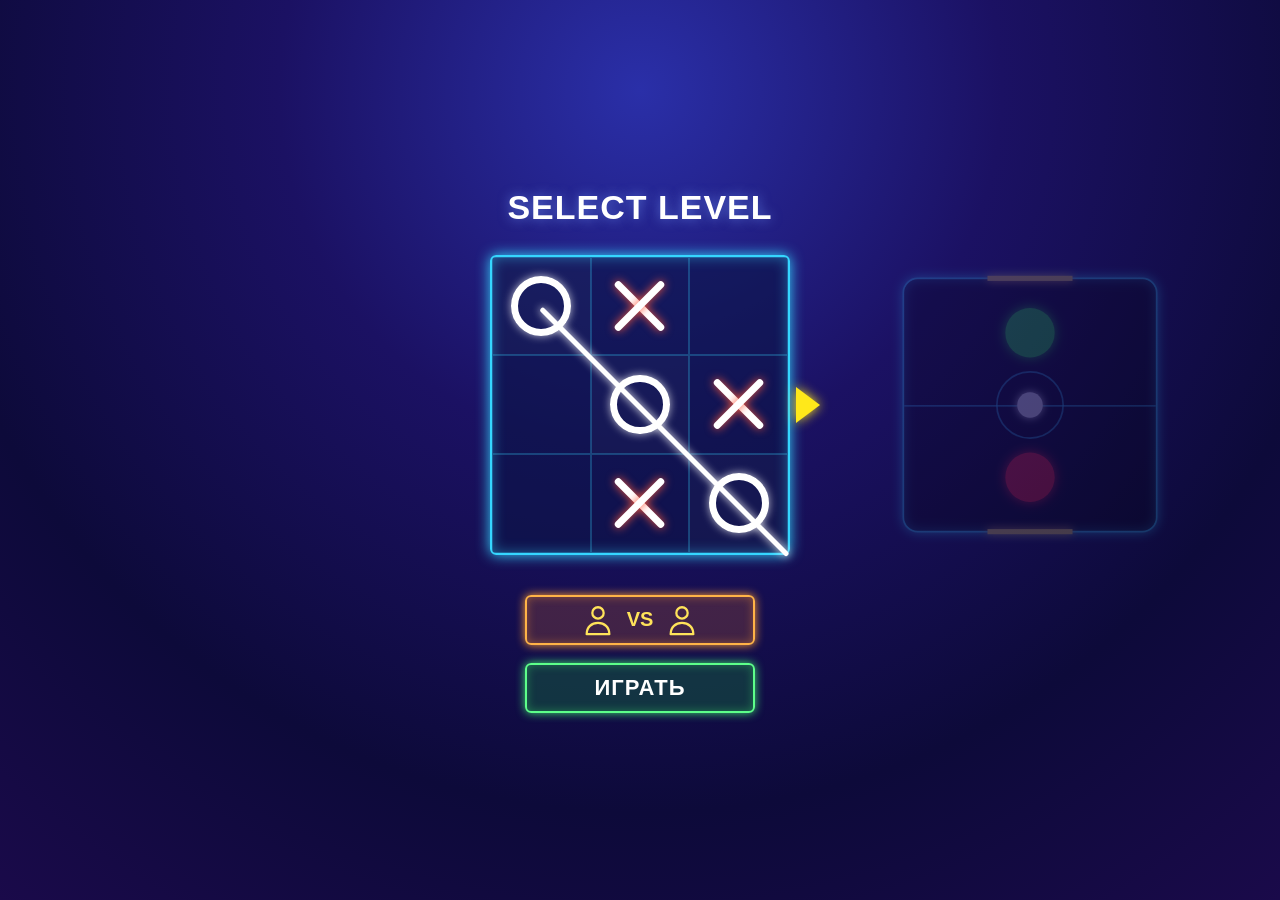
<file: index.html>
<!DOCTYPE html>
<html lang="en">
<head>
    <meta charset="UTF-8">
    <meta name="viewport" content="width=device-width, initial-scale=1.0">
    <title>Games</title>
    <link rel="stylesheet" href="style.css">
</head>
<body>
    <div class="container">
        <div class="main-menu">
            <h2>SELECT LEVEL</h2>

            <div class="levels">
                <div class="slide" data-href="game.html">
                    <div class="board" id="board"></div>
                </div>
                <div class="slide" data-href="hockey.html">
                    <div class="rink">
                        <div class="rink-line"></div>
                        <div class="rink-circle"></div>
                        <div class="rink-goal top"></div>
                        <div class="rink-goal bottom"></div>
                        <div class="rink-paddle p-top"></div>
                        <div class="rink-paddle p-bottom"></div>
                        <div class="rink-puck"></div>
                    </div>
                </div>
                <div class="slide" data-href="chess.html">
                    <div class="chess-preview" id="chessPreview"></div>
                </div>
                <button class="arrow arrow-left" id="prev" aria-label="Previous" hidden></button>
                <button class="arrow arrow-right" id="next" aria-label="Next"></button>
            </div>

            <div class="buttons">
                <button class="btn btn-orange">
                    <svg class="icon" viewBox="0 0 24 24"><circle cx="12" cy="7" r="4"/><path d="M4 22c0-5 3.5-8 8-8s8 3 8 8z"/></svg>
                    <span>VS</span>
                    <svg class="icon" viewBox="0 0 24 24"><circle cx="12" cy="7" r="4"/><path d="M4 22c0-5 3.5-8 8-8s8 3 8 8z"/></svg>
                </button>
                <a class="btn btn-play" href="game.html">ИГРАТЬ</a>
            </div>
        </div>
    </div>

    <script src="menu.js"></script>
</body>
</html>
</file>
<file: style.css>
* { box-sizing: border-box; margin: 0; padding: 0; }

body {
    min-height: 100vh;
    font-family: "Segoe UI", Arial, sans-serif;
    background: radial-gradient(circle at 50% 10%, #2a2fa8 0%, #1b1163 35%, #0d0a3a 70%, #1a0a4a 100%);
    color: #fff;
    display: flex;
    justify-content: center;
}

.container {
    width: 100%;
    max-width: 420px;
    min-height: 100vh;
    padding: 24px 16px;
    display: flex;
    align-items: center;
    justify-content: center;
}

.main-menu {
    width: 100%;
    display: flex;
    flex-direction: column;
    align-items: center;
}

h2 {
    font-size: 34px;
    font-weight: 700;
    letter-spacing: 1px;
    margin-bottom: 28px;
    text-shadow: 0 0 12px rgba(120, 160, 255, .6);
}

/* ---------- board + arrows ---------- */

.board {
    position: relative;
    width: 100%;
    max-width: 300px;
    aspect-ratio: 1;
    display: grid;
    grid-template-columns: repeat(3, 1fr);
    border: 2px solid #35d6ff;
    border-radius: 6px;
    box-shadow: 0 0 14px #35d6ff, inset 0 0 14px rgba(53, 214, 255, .45);
    background: rgba(10, 20, 70, .6);
}

.cell {
    border: 1px solid rgba(53, 214, 255, .25);
    display: flex;
    align-items: center;
    justify-content: center;
}
.cell:nth-child(odd):not(:empty) { background: rgba(255, 255, 255, .02); }

.mark { position: relative; width: 62%; height: 62%; display: block; }

.mark.O {
    border: 7px solid #fff;
    border-radius: 50%;
    box-shadow: 0 0 8px rgba(255, 255, 255, .7);
}

.mark.X::before, .mark.X::after {
    content: "";
    position: absolute;
    top: 50%; left: -6%;
    width: 112%; height: 7px;
    background: #fff;
    border-radius: 4px;
    box-shadow: 0 0 10px #ff5a3c;
}
.mark.X::before { transform: translateY(-50%) rotate(45deg); }
.mark.X::after  { transform: translateY(-50%) rotate(-45deg); }

.win-line {
    position: absolute;
    top: 16.6%; left: 16.6%;
    width: 118%; height: 5px;
    background: #fff;
    border-radius: 3px;
    transform-origin: 0 50%;
    transform: rotate(45deg);
    box-shadow: 0 0 8px #fff;
    pointer-events: none;
}

/* ---------- game carousel ---------- */
body { overflow-x: hidden; }

.levels {
    position: relative;
    width: 300px;
    max-width: 100%;
    aspect-ratio: 1;
    margin-bottom: 40px;
}
.slide {
    position: absolute;
    inset: 0;
    transition: transform .4s ease, opacity .4s ease;
}
.slide.active { transform: none; opacity: 1; }
.slide.next { transform: translateX(calc(var(--o, 1) * 130%)) scale(.85); opacity: .22; cursor: pointer; }
.slide.prev { transform: translateX(calc(var(--o, -1) * 130%)) scale(.85); opacity: .22; cursor: pointer; }
.slide:not(.active) > * { pointer-events: none; }

.arrow {
    position: absolute;
    top: 50%;
    width: 34px;
    height: 40px;
    margin-top: -20px;
    background: none;
    border: none;
    cursor: pointer;
    z-index: 2;
}
.arrow[hidden] { display: none; }
.arrow::before {
    content: "";
    display: block;
    border-top: 18px solid transparent;
    border-bottom: 18px solid transparent;
    filter: drop-shadow(0 0 6px currentColor);
}
.arrow-left  { right: calc(100% + 6px); color: #b8a63a; }
.arrow-right { left:  calc(100% + 6px); color: #ffe81a; }
.arrow-left::before  { border-right: 24px solid currentColor; }
.arrow-right::before { border-left: 24px solid currentColor; }

/* air hockey preview */
.rink {
    position: relative;
    width: 100%;
    height: 100%;
    border: 2px solid #35d6ff;
    border-radius: 18px;
    box-shadow: 0 0 14px #35d6ff, inset 0 0 14px rgba(53, 214, 255, .45);
    background: #000;
}
.rink-line { position: absolute; left: 0; right: 0; top: 50%; height: 2px; background: rgba(53, 214, 255, .6); }
.rink-circle {
    position: absolute; left: 50%; top: 50%;
    width: 80px; height: 80px;
    transform: translate(-50%, -50%);
    border: 2px solid rgba(53, 214, 255, .6);
    border-radius: 50%;
}
.rink-goal {
    position: absolute; left: 50%;
    width: 100px; height: 6px;
    transform: translateX(-50%);
    background: #ffe35a;
    box-shadow: 0 0 10px #ff9d2e;
}
.rink-goal.top { top: -4px; }
.rink-goal.bottom { bottom: -4px; }
.rink-paddle {
    position: absolute; left: 50%;
    width: 58px; height: 58px;
    margin-left: -29px;
    border-radius: 50%;
}
.p-top { top: 34px; background: #22e022; box-shadow: 0 0 14px #22e022; }
.p-bottom { bottom: 34px; background: #ff1e1e; box-shadow: 0 0 14px #ff1e1e; }
.rink-puck {
    position: absolute; left: 50%; top: 50%;
    width: 30px; height: 30px;
    margin: -15px 0 0 -15px;
    border-radius: 50%;
    background: #fff;
    box-shadow: 0 0 10px #fff;
}

/* ---------- buttons ---------- */
.buttons { width: 100%; max-width: 230px; display: flex; flex-direction: column; gap: 18px; }

.btn {
    height: 50px;
    display: flex;
    align-items: center;
    justify-content: center;
    gap: 12px;
    background: transparent;
    border-radius: 6px;
    font-size: 20px;
    font-weight: 600;
    cursor: pointer;
    transition: transform .1s, filter .2s;
}
.btn:hover { filter: brightness(1.25); }
.btn:active { transform: scale(.97); }

.btn-blue {
    color: #35d6ff;
    border: 2px solid #35d6ff;
    box-shadow: 0 0 10px #35d6ff, inset 0 0 10px rgba(53, 214, 255, .4);
    background: rgba(20, 60, 120, .4);
}
.btn-orange {
    color: #ffe35a;
    border: 2px solid #ffb347;
    box-shadow: 0 0 10px #ff9d2e, inset 0 0 10px rgba(255, 157, 46, .4);
    background: rgba(120, 60, 60, .45);
}
.btn-text { color: #ffcf9a; font-size: 19px; letter-spacing: .5px; }

.icon {
    width: 34px; height: 34px;
    fill: none;
    stroke: currentColor;
    stroke-width: 1.6;
    stroke-linejoin: round;
    stroke-linecap: round;
}

.btn-play {
    color: #fff;
    font-size: 22px;
    letter-spacing: 1px;
    border: 2px solid #5dff8a;
    box-shadow: 0 0 10px #3be06a, inset 0 0 10px rgba(59, 224, 106, .4);
    background: rgba(20, 100, 60, .45);
}

a.btn { text-decoration: none; }

/* ---------- game page ---------- */
.game { width: 100%; display: flex; flex-direction: column; align-items: center; }
.game .board { cursor: pointer; margin-bottom: 28px; }
.game .cell { cursor: pointer; }
.game .cell:hover { background: rgba(53, 214, 255, .08); }
.game .win-line { display: none; }
.status { font-size: 24px; font-weight: 600; margin-bottom: 24px; text-shadow: 0 0 10px rgba(120, 160, 255, .6); }
.cell.win { background: rgba(255, 232, 26, .18); }

.top-bar {
    width: 100%;
    max-width: 420px;
    display: flex;
    justify-content: space-between;
    align-items: center;
    padding: 12px 24px;
    margin-bottom: 20px;
    background: rgba(0, 0, 0, .35);
    border-radius: 999px;
    backdrop-filter: blur(4px);
}
.player { display: flex; align-items: center; gap: 14px; opacity: .4; transition: opacity .2s; }
.player.active { opacity: 1; }
.top-bar .mark { width: 36px; height: 36px; }
.top-bar .mark.O { border-width: 5px; }
.score { font-size: 32px; font-weight: 700; min-width: 24px; text-align: center; }
.status { min-height: 30px; font-size: 22px; margin-bottom: 14px; }

.celebrate { position: fixed; inset: 0; overflow: hidden; pointer-events: none; z-index: 10; }
.celebrate .mark.rise {
    position: absolute;
    bottom: -100px;
    opacity: 0;
    animation: rise linear forwards;
}
.celebrate .mark.O.rise { border-width: 6px; }
@keyframes rise {
    0%   { transform: translateY(0) rotate(0); opacity: 0; }
    10%  { opacity: 1; }
    100% { transform: translateY(-110vh) rotate(360deg); opacity: 0; }
}

.banner {
    position: fixed;
    top: 50%; left: 50%;
    transform: translate(-50%, -50%);
    z-index: 20;
    padding: 20px 44px;
    font-size: 44px;
    font-weight: 800;
    color: #fff;
    background: rgba(0, 0, 0, .65);
    border: 2px solid #35d6ff;
    border-radius: 999px;
    box-shadow: 0 0 20px #35d6ff;
    text-shadow: 0 0 12px rgba(120, 160, 255, .9);
    pointer-events: none;
    animation: pop .35s ease-out;
}
@keyframes pop {
    from { transform: translate(-50%, -50%) scale(.4); opacity: 0; }
    to   { transform: translate(-50%, -50%) scale(1); opacity: 1; }
}

/* ---------- air hockey page ---------- */
body.hockey { background: #000; }
.hockey .container { padding: 10px; }
#rink { display: block; touch-action: none; }
.overlay {
    position: fixed;
    inset: 0;
    z-index: 30;
    display: flex;
    align-items: center;
    justify-content: center;
    background: rgba(0, 0, 0, .75);
}
.overlay[hidden] { display: none; }

/* ---------- chess page ---------- */
body.chess { overflow: hidden; }
.chess .container { min-height: 100vh; padding: 10px 16px; }
.chess .top-bar { margin-bottom: 8px; padding: 8px 24px; justify-content: center; max-width: 220px; }
.chess .status { min-height: 22px; font-size: 18px; margin-bottom: 8px; }
.chess .buttons.row { margin-top: 0; }
.buttons.row { flex-direction: row; max-width: 360px; }
.buttons.row .btn { flex: 1; font-size: 18px; height: 44px; }
.chip-white { background: #fff; box-shadow: 0 0 10px #fff; }
.chip-black { background: #111; border: 2px solid #35d6ff; box-shadow: 0 0 10px #35d6ff; }
.top-bar .name { font-size: 18px; min-width: 0; }
.chess-board {
    --s: min(92vw, calc(100vh - 215px), 480px);
    width: var(--s);
    height: var(--s);
    display: grid;
    grid-template-columns: repeat(8, 1fr);
    grid-template-rows: repeat(8, 1fr);
    margin-bottom: 14px;
    border: 2px solid #35d6ff;
    border-radius: 6px;
    box-shadow: 0 0 14px #35d6ff;
    overflow: hidden;
    user-select: none;
}
.sq {
    position: relative;
    display: flex;
    align-items: center;
    justify-content: center;
    cursor: pointer;
}
.sq.light { background: rgba(53, 214, 255, .28); }
.sq.dark  { background: rgba(10, 15, 70, .85); }
.sq.last  { box-shadow: inset 0 0 0 100px rgba(255, 232, 26, .22); }
.sq.selected { box-shadow: inset 0 0 0 3px #ffe81a; }
.sq.check { box-shadow: inset 0 0 18px 6px rgba(255, 40, 40, .85); }
.sq.target::after {
    content: "";
    width: 28%; height: 28%;
    border-radius: 50%;
    background: rgba(255, 232, 26, .75);
    box-shadow: 0 0 8px #ffe81a;
}
.sq.capture::after {
    content: "";
    position: absolute;
    inset: 6%;
    border-radius: 50%;
    border: 3px solid rgba(255, 70, 70, .85);
}
.piece {
    font-family: "Segoe UI Symbol", "DejaVu Sans", Arial, sans-serif;
    font-size: calc(var(--s) / 8 * .78);
    line-height: 1;
    pointer-events: none;
}
.piece.w { color: #fff; text-shadow: 0 0 6px rgba(255, 255, 255, .6), 0 1px 0 #35d6ff; }
.piece.b { color: #0a0a1e; text-shadow: 0 0 2px #ff9d2e, 0 0 4px #ff9d2e, 0 0 8px #ff7a1e; }
.overlay-box { display: flex; flex-direction: column; align-items: center; gap: 22px; }
.big-text { font-size: 28px; font-weight: 700; text-align: center; padding: 0 16px; text-shadow: 0 0 12px rgba(120, 160, 255, .9); }
.promo-choices { display: flex; gap: 12px; }
.promo-btn {
    width: 64px; height: 64px;
    font-size: 44px;
    font-family: "Segoe UI Symbol", "DejaVu Sans", Arial, sans-serif;
    border: 2px solid #35d6ff;
    border-radius: 8px;
    background: rgba(20, 60, 120, .5);
    box-shadow: 0 0 10px #35d6ff;
    cursor: pointer;
}
.promo-btn.w { color: #fff; }
.promo-btn.b { color: #0a0a1e; text-shadow: 0 0 4px #ff9d2e, 0 0 8px #ff7a1e; }

/* chess preview in the menu */
.chess-preview {
    width: 100%; height: 100%;
    display: grid;
    grid-template-columns: repeat(8, 1fr);
    grid-template-rows: repeat(8, 1fr);
    border: 2px solid #35d6ff;
    border-radius: 6px;
    box-shadow: 0 0 14px #35d6ff, inset 0 0 14px rgba(53, 214, 255, .45);
    overflow: hidden;
}
.chess-preview .sq { cursor: inherit; }
.chess-preview .piece { font-size: 26px; }
.slide.far { opacity: 0; pointer-events: none; }
</file>
